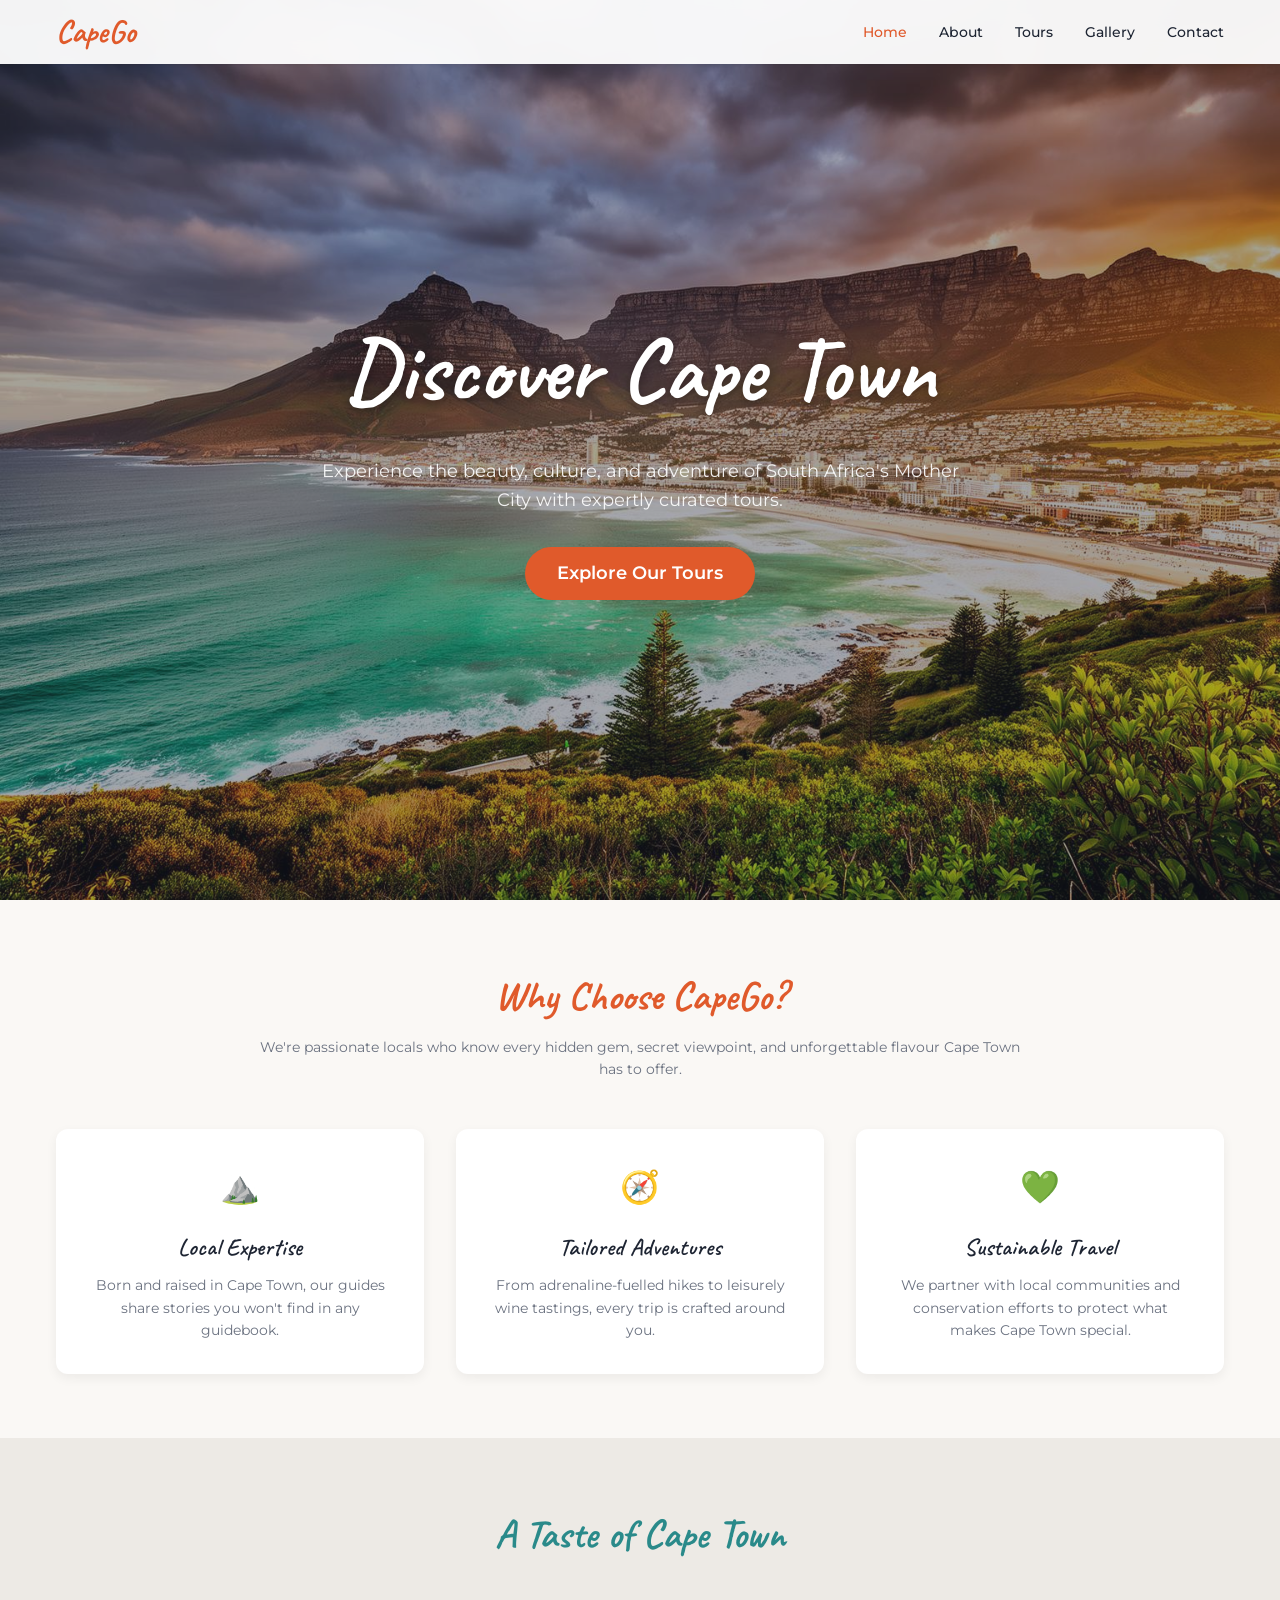
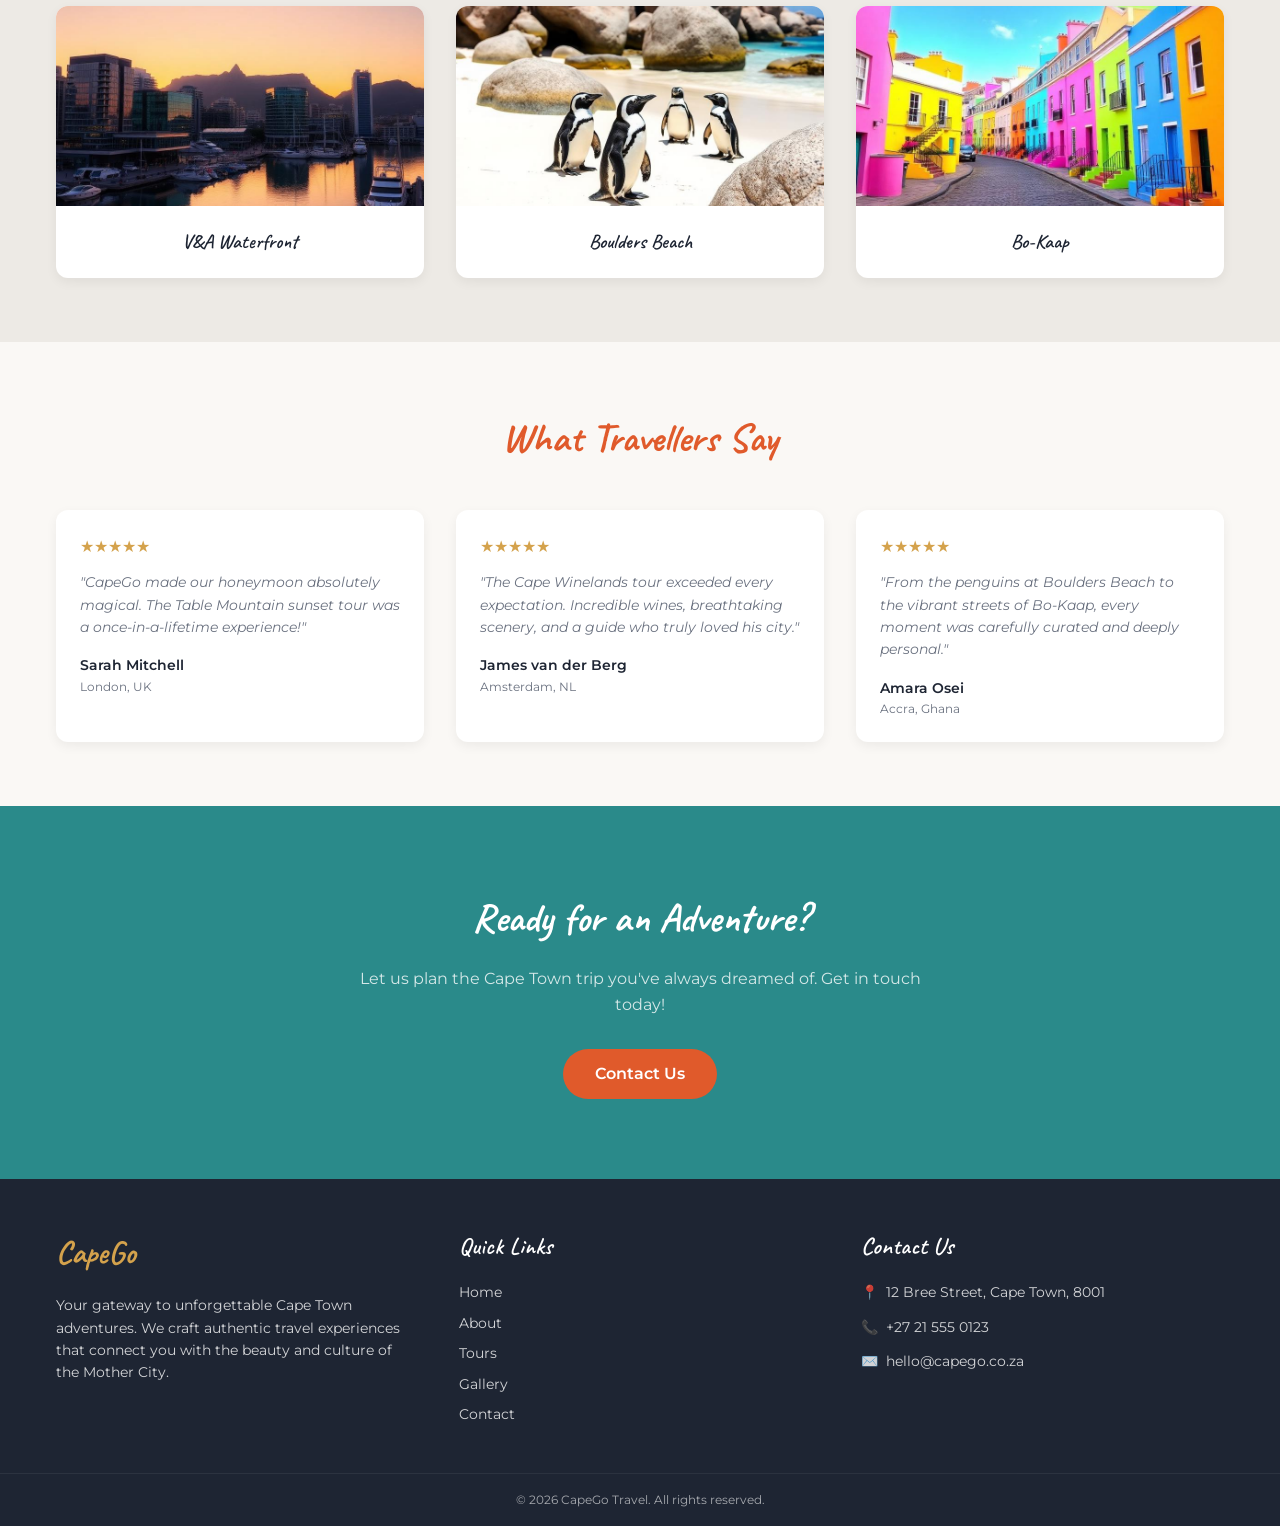
<file: index.html>
<!DOCTYPE html>
<html lang="en">
<head>
  <meta charset="UTF-8">
  <meta name="viewport" content="width=device-width, initial-scale=1.0">
  <title>CapeGo — Discover Cape Town</title>
  <meta name="description" content="CapeGo is your gateway to unforgettable Cape Town adventures. Explore tours, culture, and breathtaking landscapes.">
  <link rel="stylesheet" href="css/style.css">
</head>
<body>

  <!-- Navbar -->
  <header class="navbar">
    <nav class="navbar__inner">
      <a href="index.html" class="navbar__logo">CapeGo</a>
      <ul class="navbar__links">
        <li><a href="index.html">Home</a></li>
        <li><a href="about.html">About</a></li>
        <li><a href="tours.html">Tours</a></li>
        <li><a href="gallery.html">Gallery</a></li>
        <li><a href="contact.html">Contact</a></li>
      </ul>
      <button class="navbar__toggle" aria-label="Toggle menu">☰</button>
    </nav>
    <div class="navbar__mobile">
      <a href="index.html">Home</a>
      <a href="about.html">About</a>
      <a href="tours.html">Tours</a>
      <a href="gallery.html">Gallery</a>
      <a href="contact.html">Contact</a>
    </div>
  </header>

  <main>
    <!-- Hero -->
    <section class="hero">
      <img src="img/hero-capetown.jpg" alt="Cape Town panoramic view with Table Mountain">
      <div class="hero__overlay"></div>
      <div class="hero__content animate-fade-in-up">
        <h1>Discover Cape Town</h1>
        <p>Experience the beauty, culture, and adventure of South Africa's Mother City with expertly curated tours.</p>
        <a href="tours.html" class="btn-primary" style="font-size:1.125rem;">Explore Our Tours</a>
      </div>
    </section>

    <!-- Why Choose CapeGo -->
    <section class="section text-center">
      <h2 class="heading heading--primary mb-2">Why Choose CapeGo?</h2>
      <p class="muted-text max-w-3xl mb-12">We're passionate locals who know every hidden gem, secret viewpoint, and unforgettable flavour Cape Town has to offer.</p>
      <div class="grid-3">
        <div class="card" style="padding:2rem; text-align:center;">
          <div style="font-size:2rem; margin-bottom:1rem; color:var(--primary);">⛰️</div>
          <h3 class="subheading mb-2">Local Expertise</h3>
          <p class="muted-text">Born and raised in Cape Town, our guides share stories you won't find in any guidebook.</p>
        </div>
        <div class="card" style="padding:2rem; text-align:center;">
          <div style="font-size:2rem; margin-bottom:1rem; color:var(--secondary);">🧭</div>
          <h3 class="subheading mb-2">Tailored Adventures</h3>
          <p class="muted-text">From adrenaline-fuelled hikes to leisurely wine tastings, every trip is crafted around you.</p>
        </div>
        <div class="card" style="padding:2rem; text-align:center;">
          <div style="font-size:2rem; margin-bottom:1rem; color:var(--accent);">💚</div>
          <h3 class="subheading mb-2">Sustainable Travel</h3>
          <p class="muted-text">We partner with local communities and conservation efforts to protect what makes Cape Town special.</p>
        </div>
      </div>
    </section>

    <!-- A Taste of Cape Town -->
    <section class="section--muted">
      <div class="section text-center">
        <h2 class="heading heading--secondary mb-10">A Taste of Cape Town</h2>
        <div class="grid-3">
          <div class="card">
            <div class="card__overflow"><img src="img/gallery-waterfront.jpg" alt="V&A Waterfront at sunset"></div>
            <div class="card__body"><h3 style="font-family:var(--font-heading); font-size:1.25rem; font-weight:600;">V&A Waterfront</h3></div>
          </div>
          <div class="card">
            <div class="card__overflow"><img src="img/gallery-penguins.jpg" alt="African penguins on the beach"></div>
            <div class="card__body"><h3 style="font-family:var(--font-heading); font-size:1.25rem; font-weight:600;">Boulders Beach</h3></div>
          </div>
          <div class="card">
            <div class="card__overflow"><img src="img/gallery-bokaap.jpg" alt="Colorful Bo-Kaap houses"></div>
            <div class="card__body"><h3 style="font-family:var(--font-heading); font-size:1.25rem; font-weight:600;">Bo-Kaap</h3></div>
          </div>
        </div>
      </div>
    </section>

    <!-- Testimonials -->
    <section class="section text-center">
      <h2 class="heading heading--primary mb-10">What Travellers Say</h2>
      <div class="grid-3">
        <div class="card" style="padding:1.5rem; text-align:left;">
          <div style="color:var(--accent); margin-bottom:0.75rem;">★★★★★</div>
          <p class="muted-text" style="font-style:italic; margin-bottom:1rem;">"CapeGo made our honeymoon absolutely magical. The Table Mountain sunset tour was a once-in-a-lifetime experience!"</p>
          <p style="font-size:0.875rem; font-weight:600;">Sarah Mitchell</p>
          <p class="muted-text" style="font-size:0.75rem;">London, UK</p>
        </div>
        <div class="card" style="padding:1.5rem; text-align:left;">
          <div style="color:var(--accent); margin-bottom:0.75rem;">★★★★★</div>
          <p class="muted-text" style="font-style:italic; margin-bottom:1rem;">"The Cape Winelands tour exceeded every expectation. Incredible wines, breathtaking scenery, and a guide who truly loved his city."</p>
          <p style="font-size:0.875rem; font-weight:600;">James van der Berg</p>
          <p class="muted-text" style="font-size:0.75rem;">Amsterdam, NL</p>
        </div>
        <div class="card" style="padding:1.5rem; text-align:left;">
          <div style="color:var(--accent); margin-bottom:0.75rem;">★★★★★</div>
          <p class="muted-text" style="font-style:italic; margin-bottom:1rem;">"From the penguins at Boulders Beach to the vibrant streets of Bo-Kaap, every moment was carefully curated and deeply personal."</p>
          <p style="font-size:0.875rem; font-weight:600;">Amara Osei</p>
          <p class="muted-text" style="font-size:0.75rem;">Accra, Ghana</p>
        </div>
      </div>
    </section>

    <!-- CTA -->
    <section class="cta-section">
      <h2>Ready for an Adventure?</h2>
      <p>Let us plan the Cape Town trip you've always dreamed of. Get in touch today!</p>
      <a href="contact.html" class="btn-primary">Contact Us</a>
    </section>
  </main>

  <!-- Footer -->
  <footer class="footer">
    <div class="footer__inner">
      <div>
        <div class="footer__logo">CapeGo</div>
        <p>Your gateway to unforgettable Cape Town adventures. We craft authentic travel experiences that connect you with the beauty and culture of the Mother City.</p>
      </div>
      <div>
        <h4>Quick Links</h4>
        <ul class="footer__links">
          <li><a href="index.html">Home</a></li>
          <li><a href="about.html">About</a></li>
          <li><a href="tours.html">Tours</a></li>
          <li><a href="gallery.html">Gallery</a></li>
          <li><a href="contact.html">Contact</a></li>
        </ul>
      </div>
      <div>
        <h4>Contact Us</h4>
        <ul class="footer__contact">
          <li><span class="icon">📍</span> 12 Bree Street, Cape Town, 8001</li>
          <li><span class="icon">📞</span> +27 21 555 0123</li>
          <li><span class="icon">✉️</span> hello@capego.co.za</li>
        </ul>
      </div>
    </div>
    <div class="footer__bottom">© 2026 CapeGo Travel. All rights reserved.</div>
  </footer>

  <script src="js/main.js"></script>
</body>
</html>
</file>
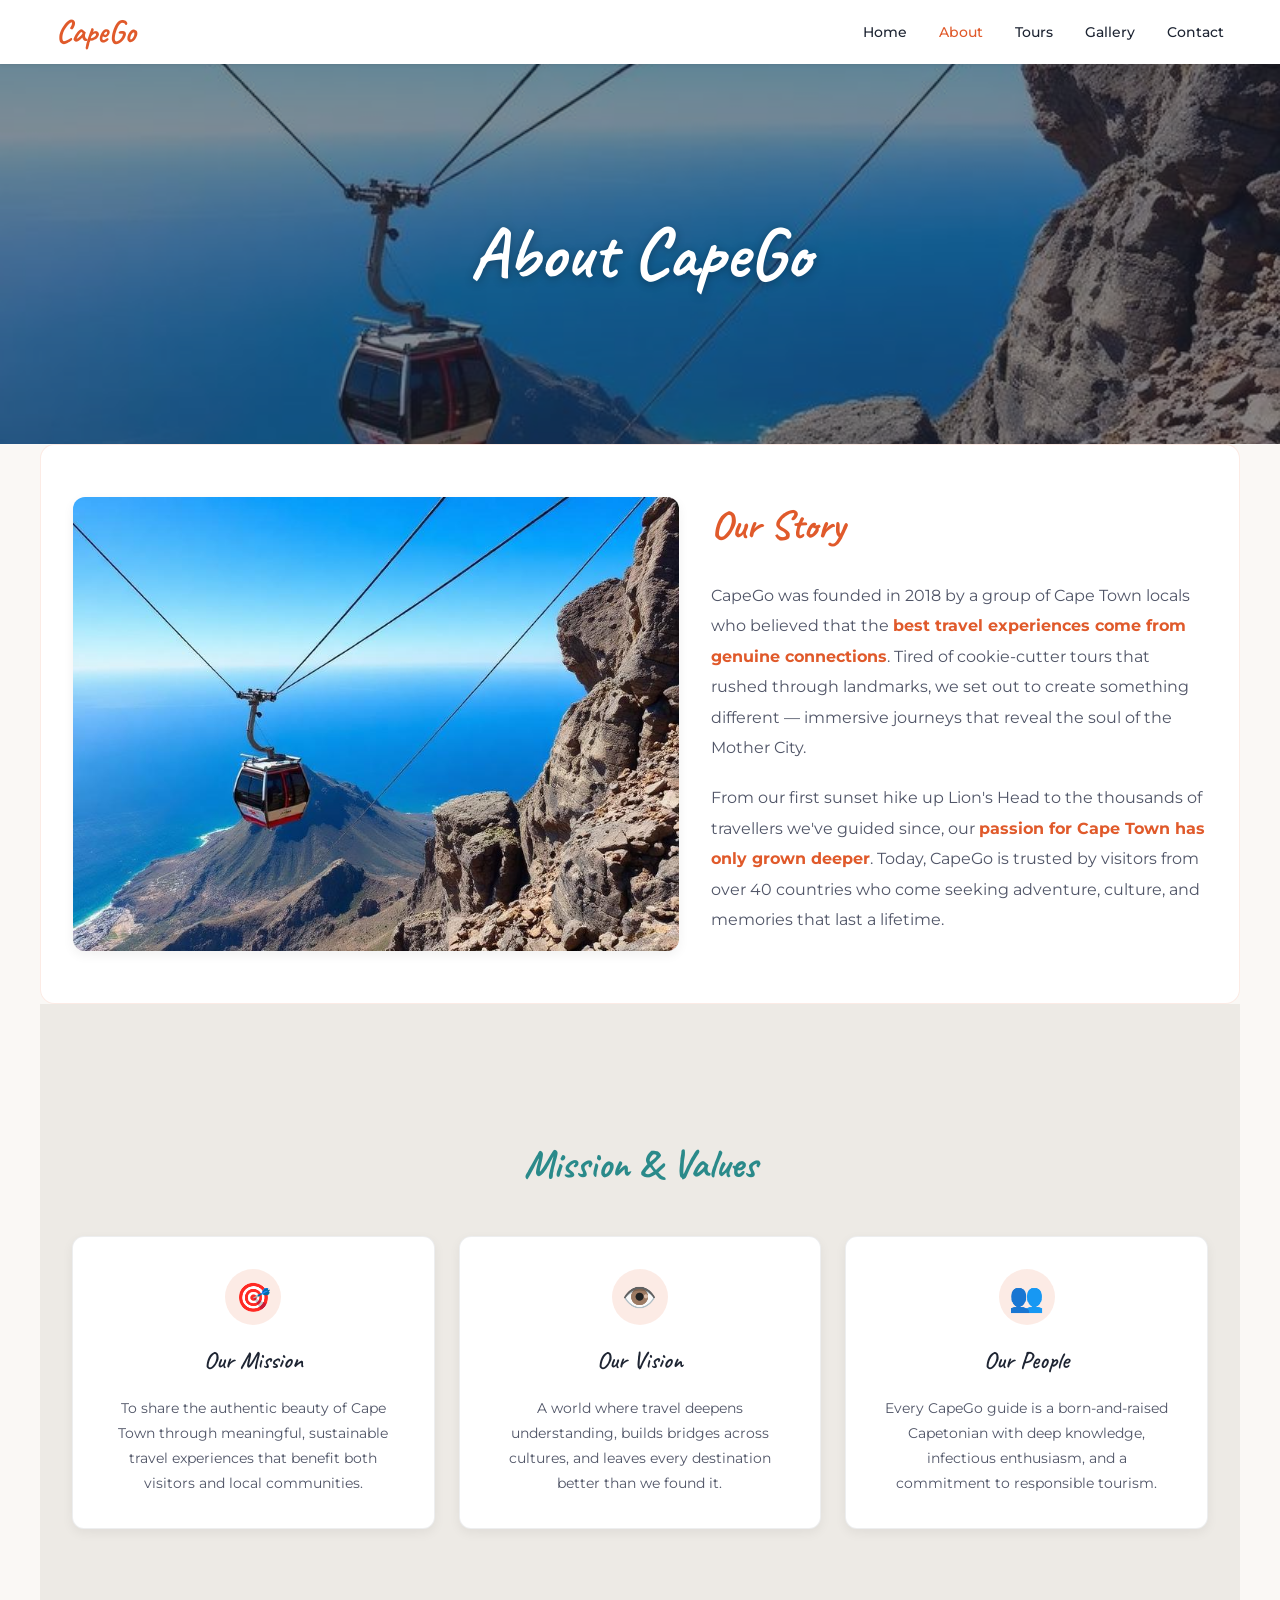
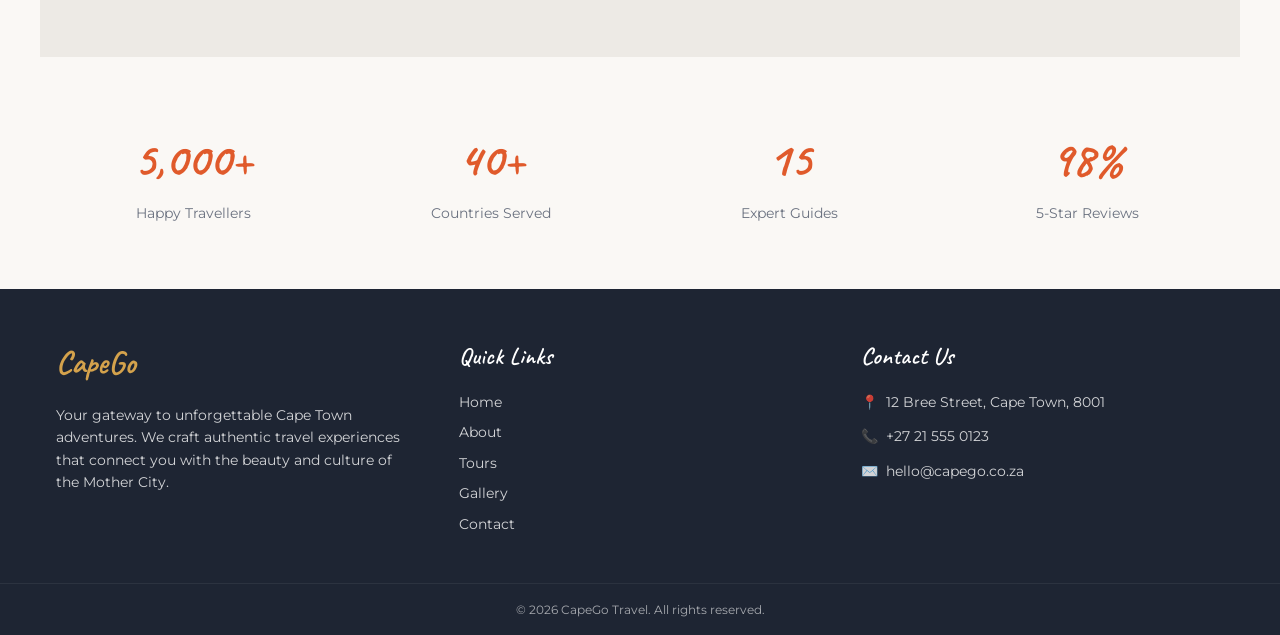
<file: about.html>
<!DOCTYPE html>
<html lang="en">
<head>
  <meta charset="UTF-8">
  <meta name="viewport" content="width=device-width, initial-scale=1.0">
  <title>About — CapeGo</title>
  <meta name="description" content="Learn about CapeGo's story, mission, and the passionate locals behind your Cape Town adventure.">
  <link rel="stylesheet" href="css/style.css">
</head>
<body>

  <!-- Navbar -->
  <header class="navbar">
    <nav class="navbar__inner">
      <a href="index.html" class="navbar__logo">CapeGo</a>
      <ul class="navbar__links">
        <li><a href="index.html">Home</a></li>
        <li><a href="about.html">About</a></li>
        <li><a href="tours.html">Tours</a></li>
        <li><a href="gallery.html">Gallery</a></li>
        <li><a href="contact.html">Contact</a></li>
      </ul>
      <button class="navbar__toggle" aria-label="Toggle menu">☰</button>
    </nav>
    <div class="navbar__mobile">
      <a href="index.html">Home</a>
      <a href="about.html">About</a>
      <a href="tours.html">Tours</a>
      <a href="gallery.html">Gallery</a>
      <a href="contact.html">Contact</a>
    </div>
  </header>

  <main class="pt-16">
    <!-- Banner -->
    <section class="banner">
      <img src="img/gallery-tablemountain.jpg" alt="Table Mountain cable car">
      <div class="banner__overlay"></div>
      <h1>About CapeGo</h1>
    </section>

    <!-- Story -->
    <section class="section section--story">
      <div class="story-grid">
        <div class="story-media card">
          <img src="img/gallery-tablemountain.jpg" alt="Guided hike in Cape Town">
        </div>
        <div class="story-content">
          <h2 class="heading heading--primary mb-6">Our Story</h2>
          <p class="muted-text">
            CapeGo was founded in 2018 by a group of Cape Town locals who believed that the <span class="highlight">best travel experiences come from genuine connections</span>. Tired of cookie-cutter tours that rushed through landmarks, we set out to create something different — immersive journeys that reveal the soul of the Mother City.
          </p>
          <p class="muted-text">
            From our first sunset hike up Lion's Head to the thousands of travellers we've guided since, our <span class="highlight">passion for Cape Town has only grown deeper</span>. Today, CapeGo is trusted by visitors from over 40 countries who come seeking adventure, culture, and memories that last a lifetime.
          </p>
        </div>
      </div>
    </section>

    <!-- Mission & Values -->
    <section class="section section--muted">
      <div class="section text-center">
        <h2 class="heading heading--secondary mb-10">Mission &amp; Values</h2>
        <div class="mission-grid">
          <article class="card mission-card">
            <div class="mission-icon">🎯</div>
            <h3 class="subheading mb-3">Our Mission</h3>
            <p class="muted-text">To share the authentic beauty of Cape Town through meaningful, sustainable travel experiences that benefit both visitors and local communities.</p>
          </article>
          <article class="card mission-card">
            <div class="mission-icon">👁️</div>
            <h3 class="subheading mb-3">Our Vision</h3>
            <p class="muted-text">A world where travel deepens understanding, builds bridges across cultures, and leaves every destination better than we found it.</p>
          </article>
          <article class="card mission-card">
            <div class="mission-icon">👥</div>
            <h3 class="subheading mb-3">Our People</h3>
            <p class="muted-text">Every CapeGo guide is a born-and-raised Capetonian with deep knowledge, infectious enthusiasm, and a commitment to responsible tourism.</p>
          </article>
        </div>
      </div>
    </section>

    <!-- Stats -->
    <section class="section">
      <div class="grid-4 text-center">
        <div>
          <p class="stat-value">5,000+</p>
          <p class="stat-label">Happy Travellers</p>
        </div>
        <div>
          <p class="stat-value">40+</p>
          <p class="stat-label">Countries Served</p>
        </div>
        <div>
          <p class="stat-value">15</p>
          <p class="stat-label">Expert Guides</p>
        </div>
        <div>
          <p class="stat-value">98%</p>
          <p class="stat-label">5-Star Reviews</p>
        </div>
      </div>
    </section>
  </main>

  <!-- Footer -->
  <footer class="footer">
    <div class="footer__inner">
      <div>
        <div class="footer__logo">CapeGo</div>
        <p>Your gateway to unforgettable Cape Town adventures. We craft authentic travel experiences that connect you with the beauty and culture of the Mother City.</p>
      </div>
      <div>
        <h4>Quick Links</h4>
        <ul class="footer__links">
          <li><a href="index.html">Home</a></li>
          <li><a href="about.html">About</a></li>
          <li><a href="tours.html">Tours</a></li>
          <li><a href="gallery.html">Gallery</a></li>
          <li><a href="contact.html">Contact</a></li>
        </ul>
      </div>
      <div>
        <h4>Contact Us</h4>
        <ul class="footer__contact">
          <li><span class="icon">📍</span> 12 Bree Street, Cape Town, 8001</li>
          <li><span class="icon">📞</span> +27 21 555 0123</li>
          <li><span class="icon">✉️</span> hello@capego.co.za</li>
        </ul>
      </div>
    </div>
    <div class="footer__bottom">© 2026 CapeGo Travel. All rights reserved.</div>
  </footer>

  <script src="js/main.js"></script>
</body>
</html>
</file>
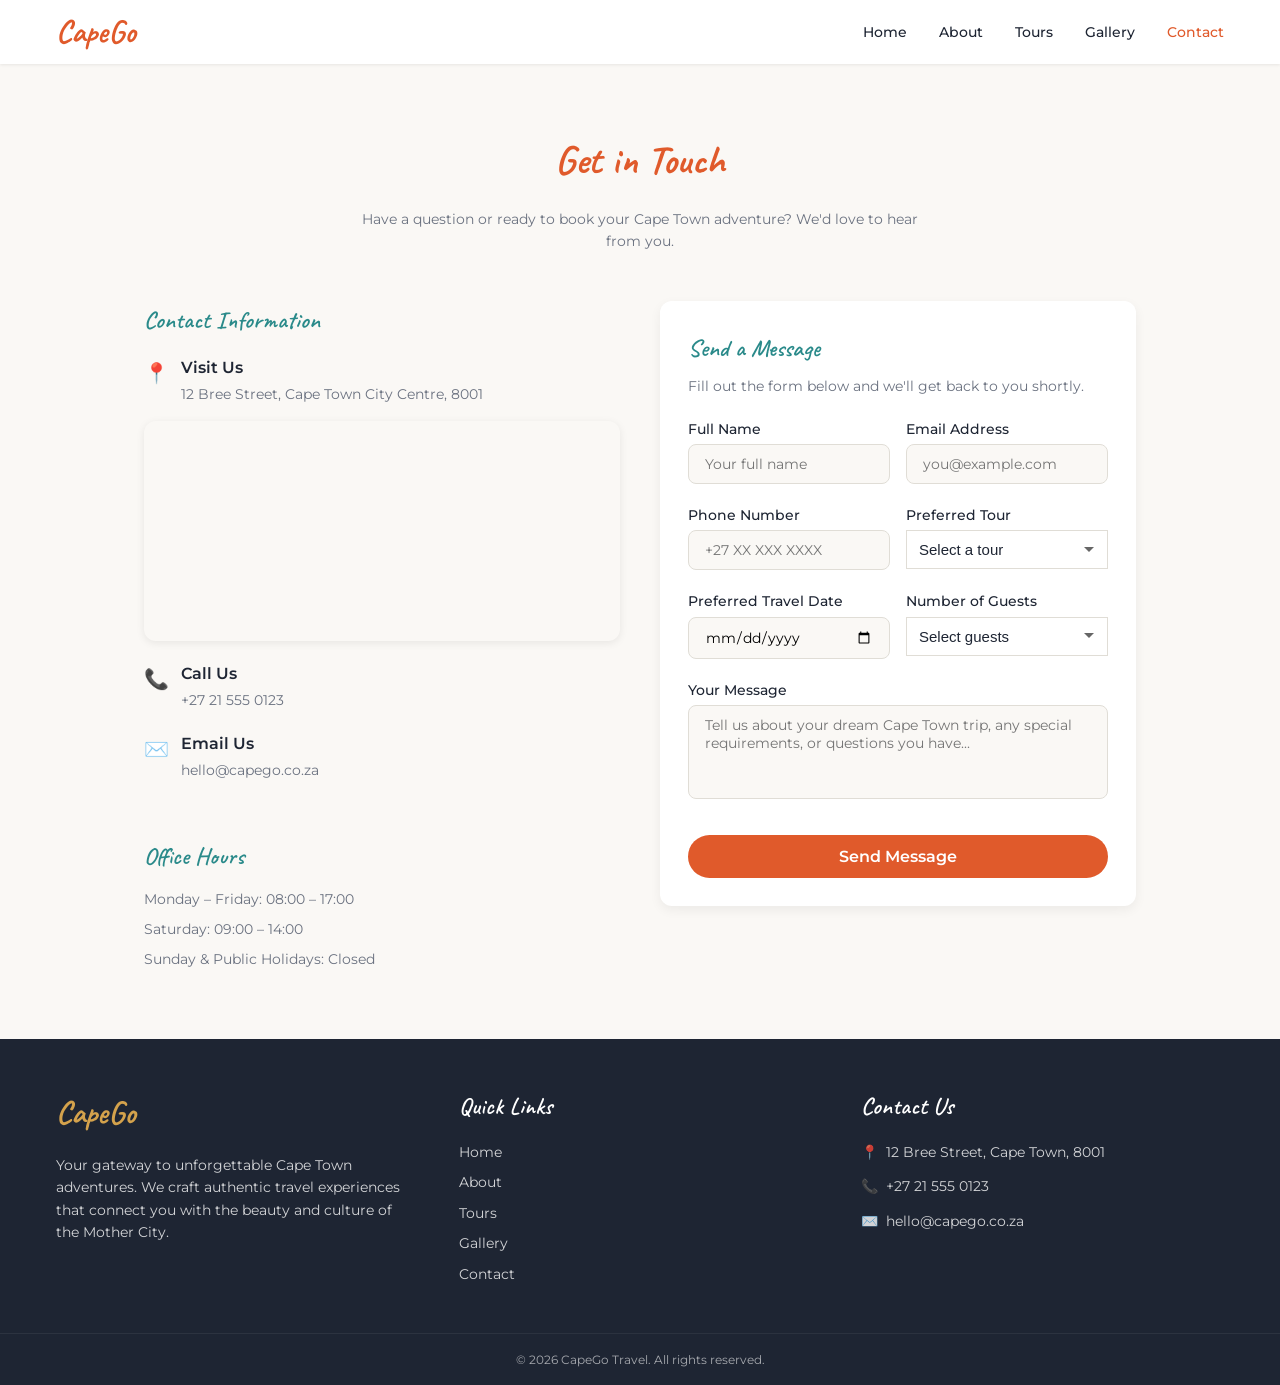
<file: contact.html>
<!DOCTYPE html>
<html lang="en">
<head>
  <meta charset="UTF-8">
  <meta name="viewport" content="width=device-width, initial-scale=1.0">
  <title>Contact — CapeGo</title>
  <meta name="description" content="Get in touch with CapeGo to plan your perfect Cape Town adventure.">
  <link rel="stylesheet" href="css/style.css">
</head>
<body>

  <!-- Navbar -->
  <header class="navbar">
    <nav class="navbar__inner">
      <a href="index.html" class="navbar__logo">CapeGo</a>
      <ul class="navbar__links">
        <li><a href="index.html">Home</a></li>
        <li><a href="about.html">About</a></li>
        <li><a href="tours.html">Tours</a></li>
        <li><a href="gallery.html">Gallery</a></li>
        <li><a href="contact.html">Contact</a></li>
      </ul>
      <button class="navbar__toggle" aria-label="Toggle menu">☰</button>
    </nav>
    <div class="navbar__mobile">
      <a href="index.html">Home</a>
      <a href="about.html">About</a>
      <a href="tours.html">Tours</a>
      <a href="gallery.html">Gallery</a>
      <a href="contact.html">Contact</a>
    </div>
  </header>

  <main class="pt-16">
    <section class="section">
      <h1 class="heading heading--primary text-center mb-4">Get in Touch</h1>
      <p class="muted-text text-center max-w-xl mb-12">Have a question or ready to book your Cape Town adventure? We'd love to hear from you.</p>

      <div class="contact-section max-w-5xl">
        <div class="contact-grid">
          <!-- Contact info -->
          <div class="contact-info">
            <div>
              <h2 class="subheading" style="color:var(--secondary); margin-bottom:1rem;">Contact Information</h2>
              <div class="contact-item">
                <span class="contact-icon">📍</span>
                <div>
                  <p class="label">Visit Us</p>
                  <p class="muted-text">12 Bree Street, Cape Town City Centre, 8001</p>
                </div>
              </div>
              <div class="map-container">
                <iframe 
                  src="https://www.google.com/maps/embed?pb=!1m18!1m12!1m3!1d3310.8!2d18.42!3d-33.92!2m3!1f0!2f0!3f0!3m2!1i1024!2i768!4f13.1!3m3!1m2!1s0x0%3A0x0!2zMzPCsDU1JzEyLjAiUyAxOMKwMjUnMTIuMCJF!5e0!3m2!1sen!2sza!4v1234567890"
                  width="100%" 
                  height="220" 
                  style="border:0; display:block;" 
                  allowfullscreen="" 
                  loading="lazy" 
                  referrerpolicy="no-referrer-when-downgrade"
                  title="CapeGo Office Location - 12 Bree Street, Cape Town">
                </iframe>
              </div>
              <div class="contact-item" style="margin-top:1.25rem;">
                <span class="contact-icon">📞</span>
                <div>
                  <p class="label">Call Us</p>
                  <p class="muted-text">+27 21 555 0123</p>
                </div>
              </div>
              <div class="contact-item" style="margin-top:1.25rem;">
                <span class="contact-icon">✉️</span>
                <div>
                  <p class="label">Email Us</p>
                  <p class="muted-text">hello@capego.co.za</p>
                </div>
              </div>
            </div>

            <div style="margin-top:2rem;">
              <h2 class="subheading" style="color:var(--secondary); margin-bottom:0.5rem;">Office Hours</h2>
              <ul class="hours-list">
                <li>Monday – Friday: 08:00 – 17:00</li>
                <li>Saturday: 09:00 – 14:00</li>
                <li>Sunday & Public Holidays: Closed</li>
              </ul>
            </div>
          </div>

          <!-- Form -->
          <div class="card contact-form-card">
            <div class="contact-form-inner">
              <h2 class="subheading" style="color:var(--secondary); margin-bottom:0.5rem;">Send a Message</h2>
              <p class="muted-text form-intro">Fill out the form below and we'll get back to you shortly.</p>
              <form id="contact-form" novalidate>
                <div class="form-row">
                  <div class="form-group">
                    <label for="name">Full Name</label>
                    <input type="text" id="name" name="name" placeholder="Your full name" required>
                    <p class="form-error" id="name-error"></p>
                  </div>
                  <div class="form-group">
                    <label for="email">Email Address</label>
                    <input type="email" id="email" name="email" placeholder="you@example.com" required>
                    <p class="form-error" id="email-error"></p>
                  </div>
                </div>
                <div class="form-row">
                  <div class="form-group">
                    <label for="phone">Phone Number</label>
                    <input type="tel" id="phone" name="phone" placeholder="+27 XX XXX XXXX">
                    <p class="form-error" id="phone-error"></p>
                  </div>
                  <div class="form-group">
                    <label for="tour">Preferred Tour</label>
                    <select id="tour" name="tour">
                      <option value="">Select a tour</option>
                      <option value="table-mountain">Table Mountain Experience</option>
                      <option value="cape-point">Cape Point Adventure</option>
                      <option value="wine-lands">Winelands Discovery</option>
                      <option value="city-tour">Cape Town City Tour</option>
                      <option value="penguins">Boulders Beach Penguins</option>
                      <option value="robben-island">Robben Island Journey</option>
                      <option value="garden-route">Garden Route Expedition</option>
                      <option value="other">Other / Not Sure Yet</option>
                    </select>
                    <p class="form-error" id="tour-error"></p>
                  </div>
                </div>
                <div class="form-row">
                  <div class="form-group">
                    <label for="travel-date">Preferred Travel Date</label>
                    <input type="date" id="travel-date" name="travel-date">
                    <p class="form-error" id="travel-date-error"></p>
                  </div>
                  <div class="form-group">
                    <label for="guests">Number of Guests</label>
                    <select id="guests" name="guests">
                      <option value="">Select guests</option>
                      <option value="1">1 Guest</option>
                      <option value="2">2 Guests</option>
                      <option value="3">3 Guests</option>
                      <option value="4">4 Guests</option>
                      <option value="5">5 Guests</option>
                      <option value="6-10">6-10 Guests</option>
                      <option value="11+">11+ Guests (Group)</option>
                    </select>
                    <p class="form-error" id="guests-error"></p>
                  </div>
                </div>
                <div class="form-group">
                  <label for="message">Your Message</label>
                  <textarea id="message" name="message" rows="4" placeholder="Tell us about your dream Cape Town trip, any special requirements, or questions you have..." required></textarea>
                  <p class="form-error" id="message-error"></p>
                </div>
                <button type="submit" class="btn-primary btn-block">Send Message</button>
              </form>

              <div id="form-success" class="success-message" hidden>
                <div class="success-icon"><span>✈️</span></div>
                <h3 class="subheading" style="color:var(--secondary); margin-bottom:0.5rem;">Message Sent!</h3>
                <p class="muted-text">Thank you for reaching out. We'll get back to you within 24 hours.</p>
                <button id="send-another" class="btn-secondary mt-6">Send Another</button>
              </div>
            </div>
          </div>
        </div>
      </div>
    </section>
  </main>

  <!-- Footer -->
  <footer class="footer">
    <div class="footer__inner">
      <div>
        <div class="footer__logo">CapeGo</div>
        <p>Your gateway to unforgettable Cape Town adventures. We craft authentic travel experiences that connect you with the beauty and culture of the Mother City.</p>
      </div>
      <div>
        <h4>Quick Links</h4>
        <ul class="footer__links">
          <li><a href="index.html">Home</a></li>
          <li><a href="about.html">About</a></li>
          <li><a href="tours.html">Tours</a></li>
          <li><a href="gallery.html">Gallery</a></li>
          <li><a href="contact.html">Contact</a></li>
        </ul>
      </div>
      <div>
        <h4>Contact Us</h4>
        <ul class="footer__contact">
          <li><span class="icon">📍</span> 12 Bree Street, Cape Town, 8001</li>
          <li><span class="icon">📞</span> +27 21 555 0123</li>
          <li><span class="icon">✉️</span> hello@capego.co.za</li>
        </ul>
      </div>
    </div>
    <div class="footer__bottom">© 2026 CapeGo Travel. All rights reserved.</div>
  </footer>

  <script src="js/main.js"></script>
</body>
</html>
</file>
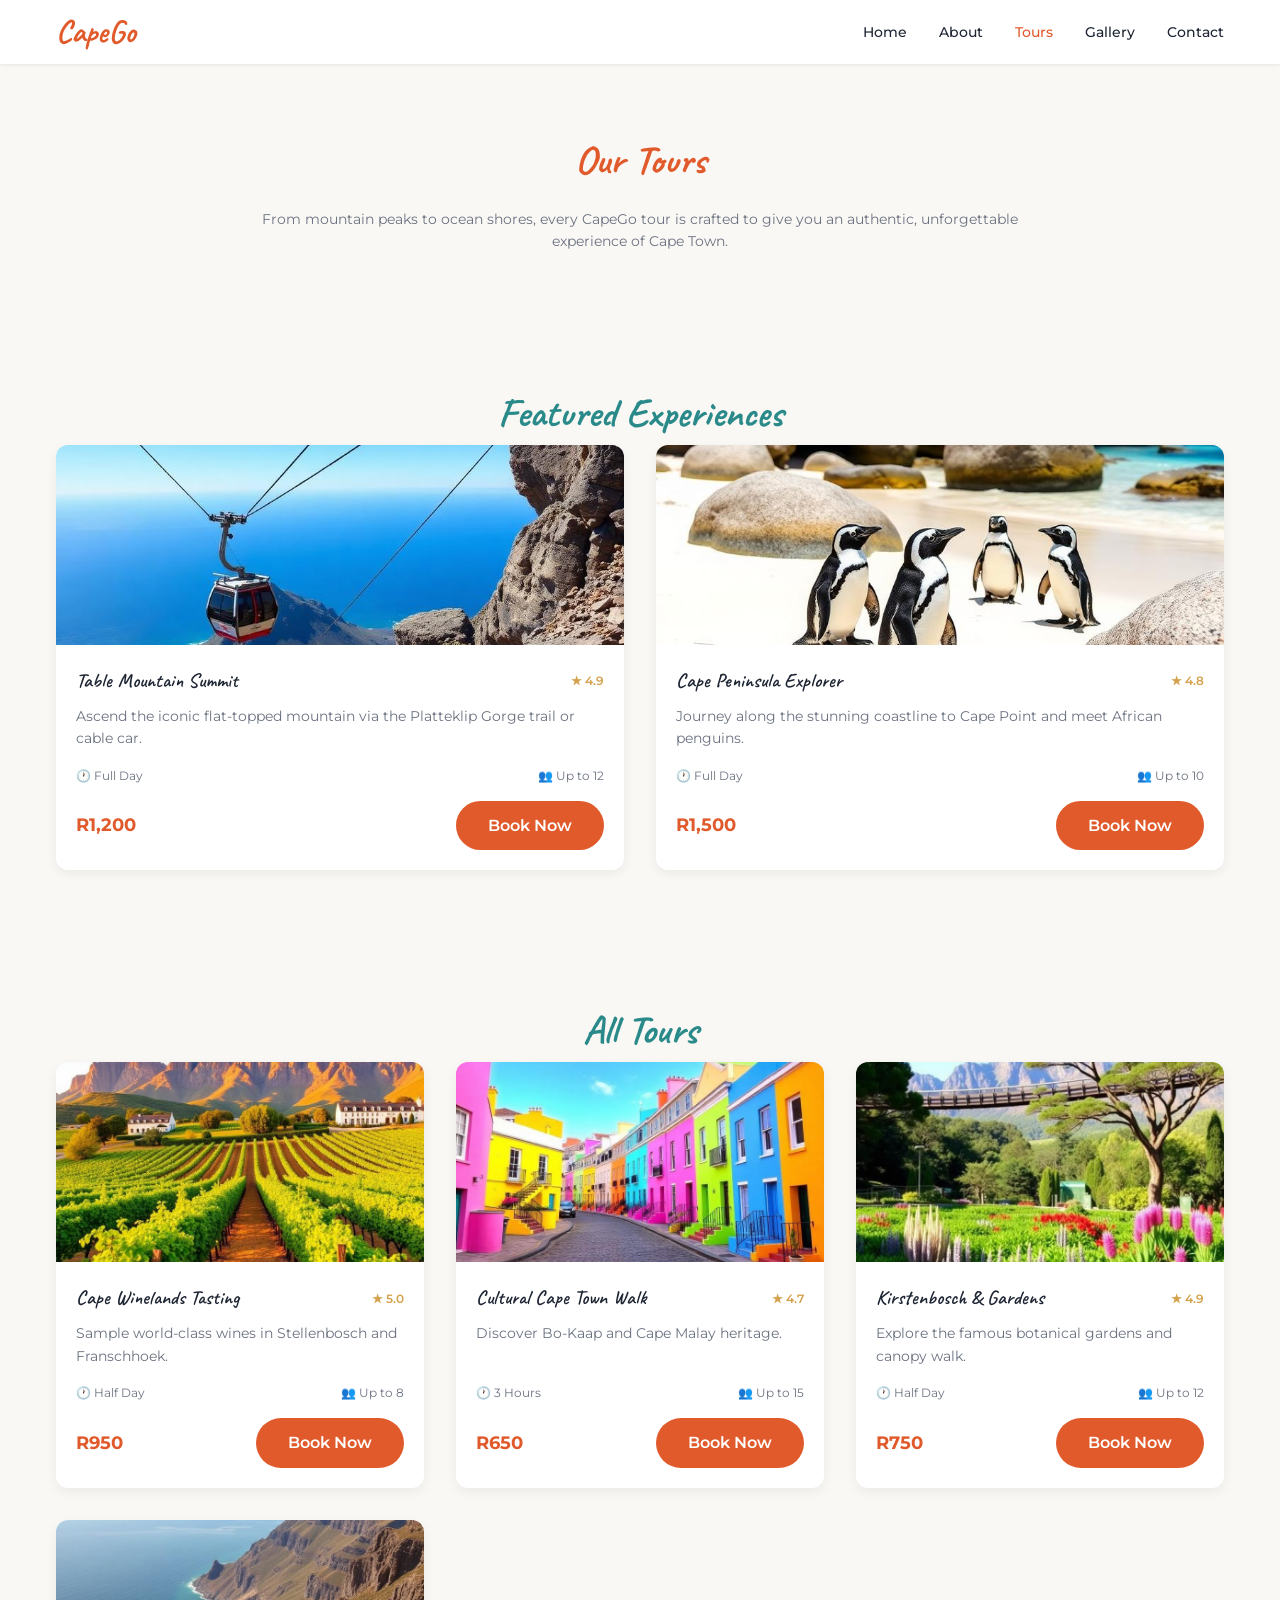
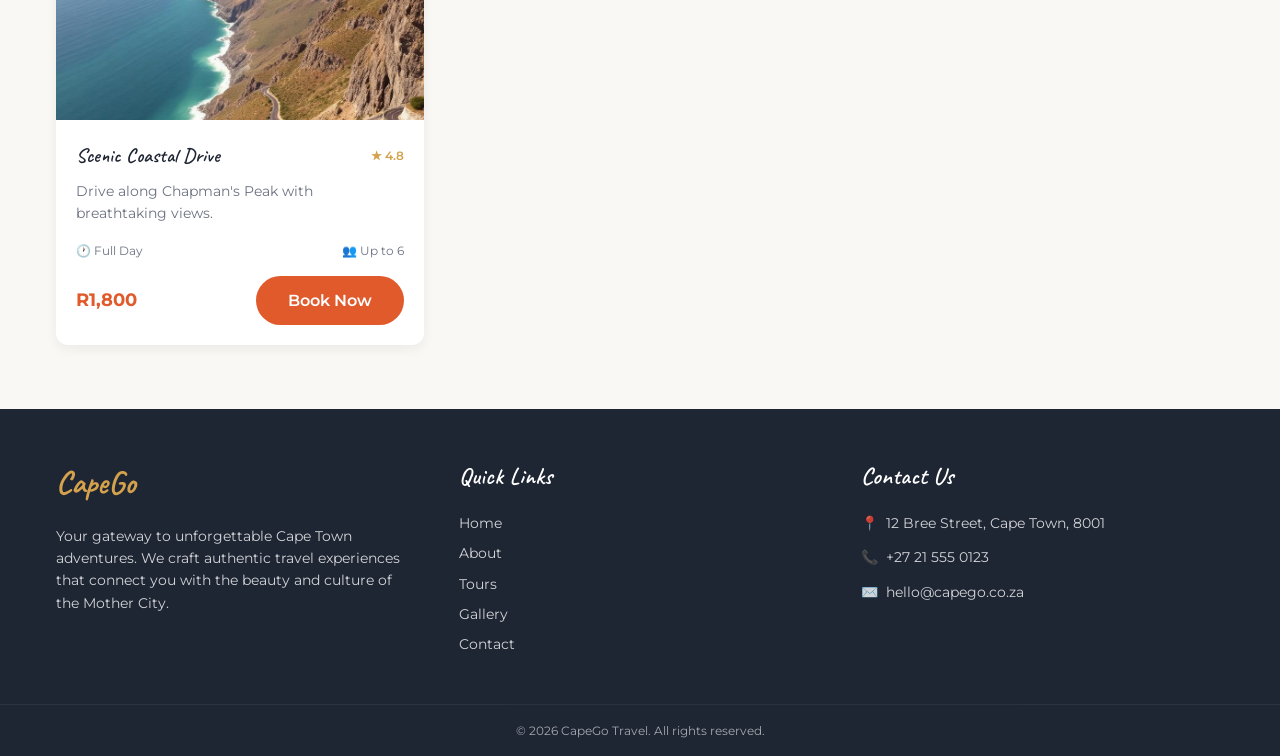
<file: tours.html>
<!DOCTYPE html>
<html lang="en">
<head>
  <meta charset="UTF-8">
  <meta name="viewport" content="width=device-width, initial-scale=1.0">
  <title>Tours — CapeGo</title>
  <meta name="description" content="Explore CapeGo's curated Cape Town tours — from Table Mountain hikes to wine tastings and coastal drives.">
  <link rel="stylesheet" href="css/style.css">
</head>
<body>

  <!-- Navbar -->
  <header class="navbar">
    <nav class="navbar__inner">
      <a href="index.html" class="navbar__logo">CapeGo</a>
      <ul class="navbar__links">
        <li><a href="index.html">Home</a></li>
        <li><a href="about.html">About</a></li>
        <li><a href="tours.html">Tours</a></li>
        <li><a href="gallery.html">Gallery</a></li>
        <li><a href="contact.html">Contact</a></li>
      </ul>
      <button class="navbar__toggle" aria-label="Toggle menu">☰</button>
    </nav>
    <div class="navbar__mobile">
      <a href="index.html">Home</a>
      <a href="about.html">About</a>
      <a href="tours.html">Tours</a>
      <a href="gallery.html">Gallery</a>
      <a href="contact.html">Contact</a>
    </div>
  </header>

  <main class="pt-16">

  <!-- Intro -->
  <section class="section text-center">
    <h1 class="heading heading--primary mb-4">Our Tours</h1>
    <p class="muted-text max-w-3xl mb-8">
      From mountain peaks to ocean shores, every CapeGo tour is crafted to give you an authentic,
      unforgettable experience of Cape Town.
    </p>
  </section>

  <!-- Featured Tours -->
  <section class="section">
    <h2 class="heading heading--secondary mb-8 text-center">Featured Experiences</h2>

    <div style="display:grid; grid-template-columns:repeat(auto-fit, minmax(320px, 1fr)); gap:2rem;">
      
      <!-- Tour 1 -->
      <div class="card tour-card">
        <div class="card__overflow"><img src="img/gallery-tablemountain.jpg"></div>
        <div class="card__body">
          <div class="tour-header">
            <h3>Table Mountain Summit</h3>
            <span class="tour-rating">★ 4.9</span>
          </div>
          <p class="tour-desc">
            Ascend the iconic flat-topped mountain via the Platteklip Gorge trail or cable car.
          </p>
          <div class="tour-meta">
            <span>🕐 Full Day</span>
            <span>👥 Up to 12</span>
          </div>
          <div class="tour-footer">
            <span class="tour-price">R1,200</span>
            <a href="contact.html" class="btn-primary">Book Now</a>
          </div>
        </div>
      </div>

      <!-- Tour 2 -->
      <div class="card tour-card">
        <div class="card__overflow"><img src="img/gallery-penguins.jpg"></div>
        <div class="card__body">
          <div class="tour-header">
            <h3>Cape Peninsula Explorer</h3>
            <span class="tour-rating">★ 4.8</span>
          </div>
          <p class="tour-desc">
            Journey along the stunning coastline to Cape Point and meet African penguins.
          </p>
          <div class="tour-meta">
            <span>🕐 Full Day</span>
            <span>👥 Up to 10</span>
          </div>
          <div class="tour-footer">
            <span class="tour-price">R1,500</span>
            <a href="contact.html" class="btn-primary">Book Now</a>
          </div>
        </div>
      </div>

    </div>
  </section>

  <!-- All Tours -->
  <section class="section">
    <h2 class="heading heading--secondary mb-8 text-center">All Tours</h2>

    <div class="grid-3">
      
      <!-- Tour 3 -->
      <div class="card tour-card">
        <div class="card__overflow"><img src="img/gallery-winelands.jpg"></div>
        <div class="card__body">
          <div class="tour-header">
            <h3>Cape Winelands Tasting</h3>
            <span class="tour-rating">★ 5.0</span>
          </div>
          <p class="tour-desc">Sample world-class wines in Stellenbosch and Franschhoek.</p>
          <div class="tour-meta">
            <span>🕐 Half Day</span>
            <span>👥 Up to 8</span>
          </div>
          <div class="tour-footer">
            <span class="tour-price">R950</span>
            <a href="contact.html" class="btn-primary">Book Now</a>
          </div>
        </div>
      </div>

      <!-- Tour 4 -->
      <div class="card tour-card">
        <div class="card__overflow"><img src="img/gallery-bokaap.jpg"></div>
        <div class="card__body">
          <div class="tour-header">
            <h3>Cultural Cape Town Walk</h3>
            <span class="tour-rating">★ 4.7</span>
          </div>
          <p class="tour-desc">Discover Bo-Kaap and Cape Malay heritage.</p>
          <div class="tour-meta">
            <span>🕐 3 Hours</span>
            <span>👥 Up to 15</span>
          </div>
          <div class="tour-footer">
            <span class="tour-price">R650</span>
            <a href="contact.html" class="btn-primary">Book Now</a>
          </div>
        </div>
      </div>

      <!-- Tour 5 -->
      <div class="card tour-card">
        <div class="card__overflow"><img src="img/gallery-kirstenbosch.jpg"></div>
        <div class="card__body">
          <div class="tour-header">
            <h3>Kirstenbosch & Gardens</h3>
            <span class="tour-rating">★ 4.9</span>
          </div>
          <p class="tour-desc">Explore the famous botanical gardens and canopy walk.</p>
          <div class="tour-meta">
            <span>🕐 Half Day</span>
            <span>👥 Up to 12</span>
          </div>
          <div class="tour-footer">
            <span class="tour-price">R750</span>
            <a href="contact.html" class="btn-primary">Book Now</a>
          </div>
        </div>
      </div>

      <!-- Tour 6 -->
      <div class="card tour-card">
        <div class="card__overflow"><img src="img/gallery-chapmans.jpg"></div>
        <div class="card__body">
          <div class="tour-header">
            <h3>Scenic Coastal Drive</h3>
            <span class="tour-rating">★ 4.8</span>
          </div>
          <p class="tour-desc">Drive along Chapman's Peak with breathtaking views.</p>
          <div class="tour-meta">
            <span>🕐 Full Day</span>
            <span>👥 Up to 6</span>
          </div>
          <div class="tour-footer">
            <span class="tour-price">R1,800</span>
            <a href="contact.html" class="btn-primary">Book Now</a>
          </div>
        </div>
      </div>

    </div>
  </section>

</main>

  <!-- Footer -->
  <footer class="footer">
    <div class="footer__inner">
      <div>
        <div class="footer__logo">CapeGo</div>
        <p>Your gateway to unforgettable Cape Town adventures. We craft authentic travel experiences that connect you with the beauty and culture of the Mother City.</p>
      </div>
      <div>
        <h4>Quick Links</h4>
        <ul class="footer__links">
          <li><a href="index.html">Home</a></li>
          <li><a href="about.html">About</a></li>
          <li><a href="tours.html">Tours</a></li>
          <li><a href="gallery.html">Gallery</a></li>
          <li><a href="contact.html">Contact</a></li>
        </ul>
      </div>
      <div>
        <h4>Contact Us</h4>
        <ul class="footer__contact">
          <li><span class="icon">📍</span> 12 Bree Street, Cape Town, 8001</li>
          <li><span class="icon">📞</span> +27 21 555 0123</li>
          <li><span class="icon">✉️</span> hello@capego.co.za</li>
        </ul>
      </div>
    </div>
    <div class="footer__bottom">© 2026 CapeGo Travel. All rights reserved.</div>
  </footer>

  <script src="js/main.js"></script>
</body>
</html>
</file>
<file: css/style.css>
@import url('https://fonts.googleapis.com/css2?family=Caveat:wght@400;500;600;700&family=Montserrat:wght@300;400;500;600;700&display=swap');

/* ── Reset & Base ── */
*, *::before, *::after { box-sizing: border-box; margin: 0; padding: 0; }

:root {
  --bg: #faf8f5;
  --fg: #1e2533;
  --card: #ffffff;
  --primary: #e05a2b;
  --primary-fg: #ffffff;
  --secondary: #2a8a8a;
  --secondary-fg: #ffffff;
  --accent: #d4a24c;
  --muted: #edeae5;
  --muted-fg: #6b7280;
  --border: #e0ddd6;
  --destructive: #dc2626;
  --radius: 0.75rem;
  --font-heading: 'Caveat', cursive;
  --font-body: 'Montserrat', sans-serif;
}

html { scroll-behavior: smooth; }

body {
  font-family: var(--font-body);
  background: var(--bg);
  color: var(--fg);
  line-height: 1.6;
}

h1, h2, h3, h4, h5, h6 { font-family: var(--font-heading); }

a { text-decoration: none; color: inherit; }
ul { list-style: none; }
img { max-width: 100%; display: block; }

/* ── Navbar ── */
.navbar {
  position: fixed; top: 0; left: 0; right: 0; z-index: 50;
  background: rgba(255,255,255,0.95);
  backdrop-filter: blur(12px);
  box-shadow: 0 1px 3px rgba(0,0,0,0.08);
}
.navbar__inner {
  max-width: 1200px; margin: 0 auto;
  padding: 0 1rem; height: 64px;
  display: flex; align-items: center; justify-content: space-between;
}
.navbar__logo {
  font-family: var(--font-heading);
  font-size: 2rem; font-weight: 700; color: var(--primary);
}
.navbar__links { display: flex; gap: 2rem; }
.navbar__links a {
  font-size: 0.875rem; font-weight: 500;
  transition: color 0.2s;
}
.navbar__links a:hover, .navbar__links a.active { color: var(--primary); }
.navbar__toggle {
  display: none; background: none; border: none;
  cursor: pointer; font-size: 1.5rem; color: var(--fg);
}

/* Mobile nav */
.navbar__mobile {
  display: none; flex-direction: column;
  background: var(--card); border-top: 1px solid var(--border);
}
.navbar__mobile.open { display: flex; }
.navbar__mobile a {
  padding: 0.75rem 1.5rem; font-size: 0.875rem; font-weight: 500;
  transition: background 0.2s;
}
.navbar__mobile a:hover { background: var(--muted); }

@media (max-width: 768px) {
  .navbar__links { display: none; }
  .navbar__toggle { display: block; }
}

/* ── Section helpers ── */
.section { padding: 4rem 1rem; max-width: 1200px; margin: 0 auto; }
.section--muted { background: var(--muted); }
.section--secondary { background: var(--secondary); }
.text-center { text-align: center; }

.heading {
  font-size: 2.5rem; font-weight: 700; color: var(--fg);
}
.heading--primary { color: var(--primary); }
.heading--secondary { color: var(--secondary); }
.subheading { font-size: 1.5rem; font-weight: 600; }
.muted-text { color: var(--muted-fg); font-size: 0.875rem; }

/* ── Buttons ── */
.btn-primary {
  display: inline-block; padding: 0.75rem 2rem; border-radius: 50px;
  background: var(--primary); color: var(--primary-fg);
  font-family: var(--font-body); font-weight: 600; font-size: 1rem;
  border: none; cursor: pointer;
  transition: transform 0.3s, box-shadow 0.3s;
}
.btn-primary:hover { transform: scale(1.05); box-shadow: 0 8px 25px rgba(224,90,43,0.3); }

.btn-secondary {
  display: inline-block; padding: 0.75rem 2rem; border-radius: 50px;
  background: var(--secondary); color: var(--secondary-fg);
  font-family: var(--font-body); font-weight: 600; font-size: 1rem;
  border: none; cursor: pointer;
  transition: transform 0.3s, box-shadow 0.3s;
}
.btn-secondary:hover { transform: scale(1.05); box-shadow: 0 8px 25px rgba(42,138,138,0.3); }

/* ── Hero ── */
.hero {
  position: relative; height: 100vh; min-height: 600px;
  display: flex; align-items: center; justify-content: center;
  overflow: hidden;
}
.hero img {
  position: absolute; inset: 0; width: 100%; height: 100%; object-fit: cover;
}
.hero__overlay {
  position: absolute; inset: 0; background: rgba(30,37,51,0.4);
}
.hero__content {
  position: relative; z-index: 2; text-align: center; padding: 1rem; max-width: 700px;
}
.hero__content h1 {
  font-size: 3.5rem; font-weight: 700; color: #fff;
  text-shadow: 0 2px 10px rgba(0,0,0,0.3); margin-bottom: 1rem;
}
.hero__content p { color: rgba(255,255,255,0.9); font-size: 1.125rem; margin-bottom: 2rem; }

@media (min-width: 768px) {
  .hero__content h1 { font-size: 4.5rem; }
}
@media (min-width: 1024px) {
  .hero__content h1 { font-size: 5.5rem; }
}

/* ── Banner (About page) ── */
.banner {
  position: relative; height: 280px; display: flex; align-items: center; justify-content: center; overflow: hidden;
}
.banner img { position: absolute; inset: 0; width: 100%; height: 100%; object-fit: cover; }
.banner__overlay { position: absolute; inset: 0; background: rgba(30,37,51,0.5); }
.banner h1 {
  position: relative; z-index: 2;
  font-size: 3.5rem; font-weight: 700; color: #fff; text-shadow: 0 2px 10px rgba(0,0,0,0.3);
}
@media (min-width: 768px) { .banner { height: 380px; } .banner h1 { font-size: 4.5rem; } }

/* ── Card ── */
.card {
  background: var(--card); border-radius: var(--radius);
  overflow: hidden; box-shadow: 0 4px 12px rgba(0,0,0,0.06);
  transition: transform 0.3s, box-shadow 0.3s;
}
.card:hover { transform: translateY(-4px); box-shadow: 0 12px 30px rgba(0,0,0,0.12); }
.card img { width: 100%; height: 200px; object-fit: cover; transition: transform 0.5s; }
.card:hover img { transform: scale(1.1); }
.card__body { padding: 1.25rem; }
.card__overflow { overflow: hidden; }

.story-grid {
  display: grid; gap: 2rem; align-items: center;
}
@media (min-width: 900px) {
  .story-grid { grid-template-columns: 1.1fr 0.9fr; }
}
.section--story { background: rgba(255,255,255,0.95); border: 1px solid rgba(224, 90, 43, 0.12); border-radius: calc(var(--radius) * 1.2); padding: 2rem; }
.story-content { padding: 1rem 0; }
.story-content .muted-text { font-size: 1rem; line-height: 1.9; color: #505567; margin-bottom: 1.25rem; }
.story-content .highlight { font-weight: 700; color: var(--primary); }
.story-media { min-height: 380px; }
.story-media img { height: 100%; object-fit: cover; }

.mission-grid { display: grid; gap: 1.5rem; }
@media (min-width: 768px) { .mission-grid { grid-template-columns: repeat(3, minmax(0, 1fr)); } }
.mission-card { padding: 2rem; border: 1px solid rgba(30,37,51,0.08); text-align: center; display: flex; flex-direction: column; gap: 1rem; }
.mission-card:hover { transform: scale(1.02); }
.mission-icon { width: 3.5rem; height: 3.5rem; display: grid; place-items: center; margin: 0 auto; border-radius: 50%; background: rgba(224,90,43,0.12); font-size: 1.75rem; }
.mission-card h3 { margin: 0; }
.mission-card .muted-text { color: #505567; line-height: 1.8; }

@media (max-width: 900px) {
  .story-content { padding: 1rem 0; }
}

/* ── Grid layouts ── */
.grid-3 { display: grid; grid-template-columns: 1fr; gap: 2rem; }
@media (min-width: 768px) { .grid-3 { grid-template-columns: repeat(3, 1fr); } }

.grid-2 { display: grid; grid-template-columns: 1fr; gap: 2rem; }
@media (min-width: 768px) { .grid-2 { grid-template-columns: repeat(2, 1fr); } }

.grid-4 { display: grid; grid-template-columns: repeat(2, 1fr); gap: 1.5rem; }
@media (min-width: 768px) { .grid-4 { grid-template-columns: repeat(4, 1fr); } }

/* Gallery grid */
.gallery-grid { display: grid; grid-template-columns: 1fr; gap: 1rem; }
@media (min-width: 768px) {
  .gallery-grid { grid-template-columns: repeat(3, 1fr); }
  .gallery-grid .span-2 { grid-column: span 2; grid-row: span 2; }
  .gallery-grid .col-span-2 { grid-column: span 2; }
}
.gallery-grid .gallery-item {
  overflow: hidden; border-radius: var(--radius); cursor: pointer;
}
.gallery-grid .gallery-item img {
  width: 100%; height: 100%; min-height: 200px; object-fit: cover;
  transition: transform 0.5s;
}
.gallery-grid .gallery-item:hover img { transform: scale(1.1); }

.gallery-card {
  position: relative;
  width: 100%;
  height: 100%;
  border: none;
  padding: 0;
  background: transparent;
  cursor: pointer;
  display: block;
  border-radius: var(--radius);
  overflow: hidden;
}

.gallery-card:focus-visible {
  outline: 3px solid rgba(224, 90, 43, 0.35);
  outline-offset: 4px;
}

.gallery-overlay {
  position: absolute;
  inset: 0;
  display: flex;
  align-items: flex-end;
  padding: 1rem;
  background: linear-gradient(to top, rgba(30, 37, 51, 0.82), rgba(30, 37, 51, 0.08) 55%, rgba(30, 37, 51, 0));
  opacity: 0;
  transition: opacity 0.35s ease;
}

.gallery-card:hover .gallery-overlay,
.gallery-card:focus-visible .gallery-overlay {
  opacity: 1;
}

.gallery-overlay__content {
  text-align: left;
  color: #fff;
}

.gallery-tag {
  display: inline-block;
  margin-bottom: 0.4rem;
  padding: 0.25rem 0.65rem;
  border-radius: 999px;
  background: rgba(255, 255, 255, 0.18);
  backdrop-filter: blur(6px);
  font-size: 0.72rem;
  font-weight: 600;
  letter-spacing: 0.04em;
  text-transform: uppercase;
}

.gallery-title {
  display: block;
  font-size: 1.05rem;
  font-weight: 600;
  line-height: 1.3;
}

.gallery-item {
  box-shadow: 0 10px 30px rgba(30, 37, 51, 0.08);
  transition: transform 0.3s ease, box-shadow 0.3s ease;
}

.gallery-item:hover {
  transform: translateY(-4px);
  box-shadow: 0 16px 40px rgba(30, 37, 51, 0.14);
}

.lightbox {
  backdrop-filter: blur(6px);
  animation: fadeInUp 0.3s ease;
}

.sr-only {
  position: absolute;
  width: 1px;
  height: 1px;
  padding: 0;
  margin: -1px;
  overflow: hidden;
  clip: rect(0, 0, 0, 0);
  white-space: nowrap;
  border: 0;
}
/* ── Lightbox ── */
.lightbox {
  display: none; position: fixed; inset: 0; z-index: 100;
  background: rgba(30,37,51,0.92);
  align-items: center; justify-content: center; padding: 1rem;
}
.lightbox.open { display: flex; }
.lightbox img { max-width: 100%; max-height: 90vh; border-radius: var(--radius); box-shadow: 0 20px 60px rgba(0,0,0,0.5); }
.lightbox__close {
  position: absolute; top: 1.5rem; right: 1.5rem;
  background: none; border: none; color: #fff; font-size: 2rem; cursor: pointer;
  transition: color 0.2s;
}
.lightbox__close:hover { color: var(--accent); }

/* ── Tour cards ── */
.tour-card { display: flex; flex-direction: column; }
.tour-card .card__body { flex: 1; display: flex; flex-direction: column; }
.tour-card .tour-meta {
  display: flex; justify-content: space-between; font-size: 0.75rem;
  color: var(--muted-fg); margin-bottom: 1rem;
}
.tour-card .tour-meta span { display: flex; align-items: center; gap: 0.25rem; }
.tour-card .tour-footer { display: flex; align-items: center; justify-content: space-between; margin-top: auto; }
.tour-card .tour-price { font-weight: 700; font-size: 1.125rem; color: var(--primary); }
.tour-card .tour-rating { font-size: 0.75rem; font-weight: 600; color: var(--accent); }
.tour-card .tour-desc { font-size: 0.875rem; color: var(--muted-fg); margin-bottom: 1rem; flex: 1; }
.tour-card .tour-header { display: flex; justify-content: space-between; align-items: center; margin-bottom: 0.5rem; }
.tour-card .tour-header h3 { font-size: 1.25rem; font-weight: 600; }

/* ── Stats ── */
.stat-value { font-family: var(--font-heading); font-size: 2.5rem; font-weight: 700; color: var(--primary); }
.stat-label { font-size: 0.875rem; color: var(--muted-fg); margin-top: 0.25rem; }
@media (min-width: 768px) { .stat-value { font-size: 3rem; } }

/* ── Contact section ── */
.contact-section {
  width: 100%;
  margin-left: auto;
  margin-right: auto;
  padding-left: 1rem;
  padding-right: 1rem;
}

.contact-grid {
  display: grid;
  grid-template-columns: 1fr;
  gap: 2rem;
  align-items: start;
}

@media (min-width: 768px) {
  .contact-grid {
    grid-template-columns: 1fr 1fr;
    gap: 2.5rem;
  }
}

/* ── Contact info ── */
.contact-info {
  display: flex;
  flex-direction: column;
  gap: 1.5rem;
}

.contact-info > div {
  display: flex;
  flex-direction: column;
}

.contact-item {
  display: flex;
  gap: 0.75rem;
  align-items: flex-start;
}

.contact-icon {
  color: var(--primary);
  flex-shrink: 0;
  margin-top: 0.125rem;
  font-size: 1.25rem;
}

.contact-item p {
  margin: 0;
}

.contact-item .label {
  font-weight: 600;
  margin-bottom: 0.125rem;
}

.map-container {
  margin-top: 1rem;
  border-radius: var(--radius);
  overflow: hidden;
  box-shadow: 0 2px 8px rgba(0, 0, 0, 0.08);
}

.hours-list {
  font-size: 0.875rem;
  color: var(--muted-fg);
  list-style: none;
  padding: 0;
  margin: 0;
}

.hours-list li {
  padding: 0.25rem 0;
}

/* ── Contact form card ── */
.contact-form-card {
  padding: 1.75rem;
}

.contact-form-inner {
  display: flex;
  flex-direction: column;
}

.contact-form-inner .subheading {
  margin-bottom: 0.5rem;
}

.form-intro {
  font-size: 0.875rem;
  margin-bottom: 1.25rem;
  margin-top: 0;
}

.contact-form-inner form {
  display: flex;
  flex-direction: column;
  gap: 1rem;
}

.form-row {
  display: grid;
  grid-template-columns: 1fr;
  gap: 1rem;
}

@media (min-width: 480px) {
  .form-row {
    grid-template-columns: 1fr 1fr;
  }
}

.contact-form-inner .form-group {
  margin-bottom: 0;
}

.contact-form-inner select {
  width: 100%;
  padding: 0.625rem 0.75rem;
  border: 1px solid var(--border);
  border-radius: var(--radius-sm);
  font-size: 0.9375rem;
  color: var(--fg);
  background-color: var(--card);
  cursor: pointer;
  transition: border-color 0.2s, box-shadow 0.2s;
  appearance: none;
  background-image: url("data:image/svg+xml,%3Csvg xmlns='http://www.w3.org/2000/svg' width='12' height='12' viewBox='0 0 12 12'%3E%3Cpath fill='%23666' d='M6 8L1 3h10z'/%3E%3C/svg%3E");
  background-repeat: no-repeat;
  background-position: right 0.75rem center;
  padding-right: 2rem;
}

.contact-form-inner select:focus {
  outline: none;
  border-color: var(--primary);
  box-shadow: 0 0 0 3px rgba(224, 90, 43, 0.15);
}

.contact-form-inner .btn-block {
  width: 100%;
  text-align: center;
  margin-top: 0.5rem;
}

/* ── Success message ── */
.success-message {
  text-align: center;
  padding: 1.5rem 0;
}

.success-message[hidden] {
  display: none !important;
}

.success-icon {
  margin-bottom: 1rem;
}

.success-icon span {
  font-size: 2rem;
  display: inline-block;
  animation: bounce 0.6s ease-out;
}

@keyframes bounce {
  0%, 100% { transform: translateY(0); }
  50% { transform: translateY(-10px); }
}

/* ── Form ── */
.form-group { margin-bottom: 1.25rem; }
.form-group label {
  display: block; font-size: 0.875rem; font-weight: 500; margin-bottom: 0.25rem;
}
.form-group input, .form-group textarea {
  width: 100%; padding: 0.625rem 1rem; border-radius: 0.5rem;
  border: 1px solid var(--border); background: var(--bg);
  font-family: var(--font-body); font-size: 0.875rem;
  transition: box-shadow 0.2s, border-color 0.2s;
  outline: none;
}
.form-group input:focus, .form-group textarea:focus {
  border-color: var(--primary); box-shadow: 0 0 0 3px rgba(224,90,43,0.15);
}
.form-group textarea { resize: none; }
.form-error { color: var(--destructive); font-size: 0.75rem; margin-top: 0.25rem; }

.success-message { text-align: center; padding: 3rem 1rem; }
.success-icon {
  width: 64px; height: 64px; border-radius: 50%;
  background: rgba(42,138,138,0.1); display: flex; align-items: center; justify-content: center;
  margin: 0 auto 1rem;
}

/* ── CTA section ── */
.cta-section {
  padding: 5rem 1rem; background: var(--secondary); text-align: center;
}
.cta-section h2 { font-size: 2.5rem; font-weight: 700; color: var(--secondary-fg); margin-bottom: 1rem; }
.cta-section p { color: rgba(255,255,255,0.8); margin-bottom: 2rem; max-width: 600px; margin-left: auto; margin-right: auto; }

/* ── Footer ── */
.footer { background: var(--fg); color: #fff; }
.footer__inner {
  max-width: 1200px; margin: 0 auto; padding: 3rem 1rem;
  display: grid; grid-template-columns: 1fr; gap: 2.5rem;
}
@media (min-width: 768px) { .footer__inner { grid-template-columns: repeat(3, 1fr); } }
.footer__logo { font-family: var(--font-heading); font-size: 2rem; font-weight: 700; color: var(--accent); margin-bottom: 1rem; }
.footer p, .footer li { font-size: 0.875rem; opacity: 0.8; }
.footer h4 { font-family: var(--font-heading); font-size: 1.5rem; font-weight: 600; margin-bottom: 1rem; }
.footer__links { display: flex; flex-direction: column; gap: 0.5rem; }
.footer__links a:hover { opacity: 1; color: var(--accent); }
.footer__contact li { display: flex; align-items: center; gap: 0.5rem; margin-bottom: 0.75rem; }
.footer__contact .icon { color: var(--accent); }
.footer__bottom {
  border-top: 1px solid rgba(255,255,255,0.1);
  padding: 1rem; text-align: center; font-size: 0.75rem; opacity: 0.6;
}

/* ── Animations ── */
@keyframes fadeInUp {
  from { opacity: 0; transform: translateY(20px); }
  to { opacity: 1; transform: translateY(0); }
}
.animate-fade-in-up { animation: fadeInUp 0.8s ease-out both; }

/* ── Utility ── */
.max-w-3xl { max-width: 48rem; margin-left: auto; margin-right: auto; }
.max-w-xl { max-width: 36rem; margin-left: auto; margin-right: auto; }
.max-w-5xl { max-width: 64rem; margin-left: auto; margin-right: auto; }
.mb-2 { margin-bottom: 0.5rem; }
.mb-4 { margin-bottom: 1rem; }
.mb-6 { margin-bottom: 1.5rem; }
.mb-10 { margin-bottom: 2.5rem; }
.mb-12 { margin-bottom: 3rem; }
.mt-1 { margin-top: 0.25rem; }
.mt-6 { margin-top: 1.5rem; }
.pt-16 { padding-top: 4rem; }
.gap-8 { gap: 2rem; }
.flex-1 { flex: 1; }
</file>
